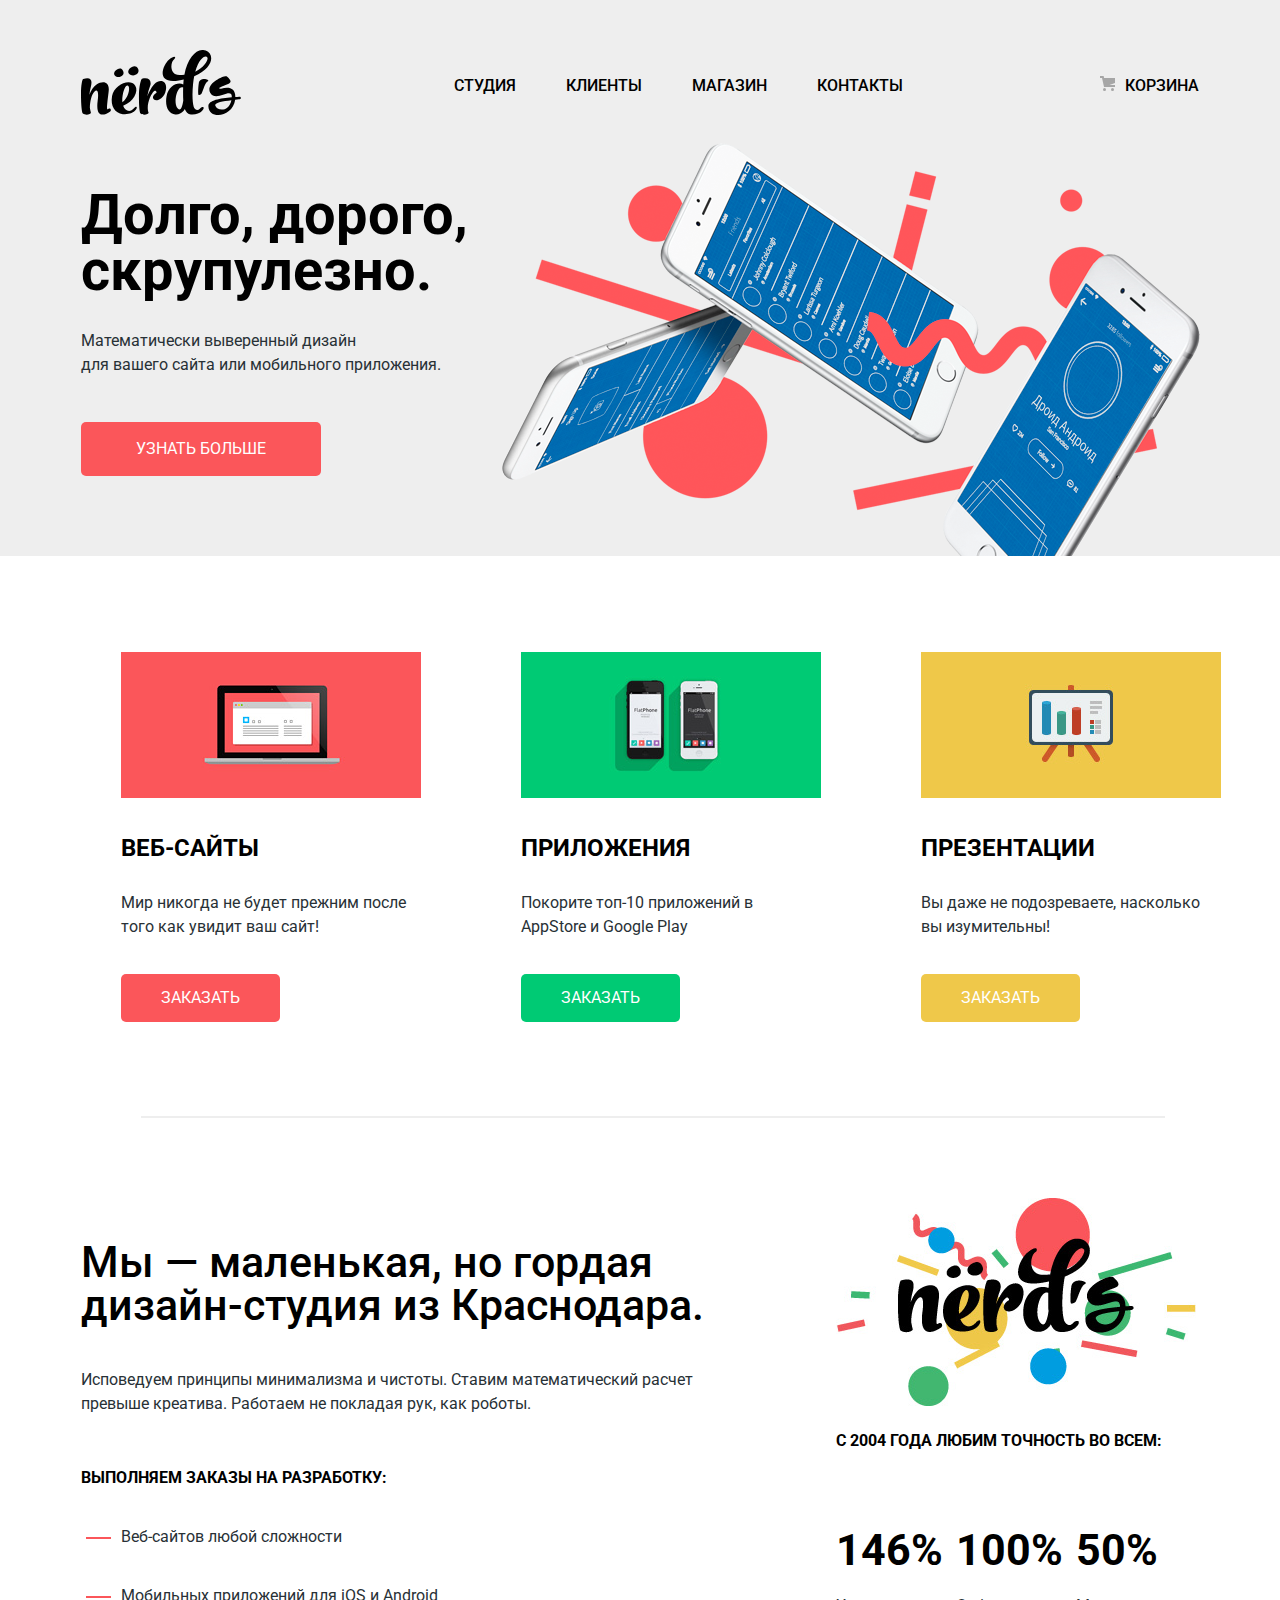
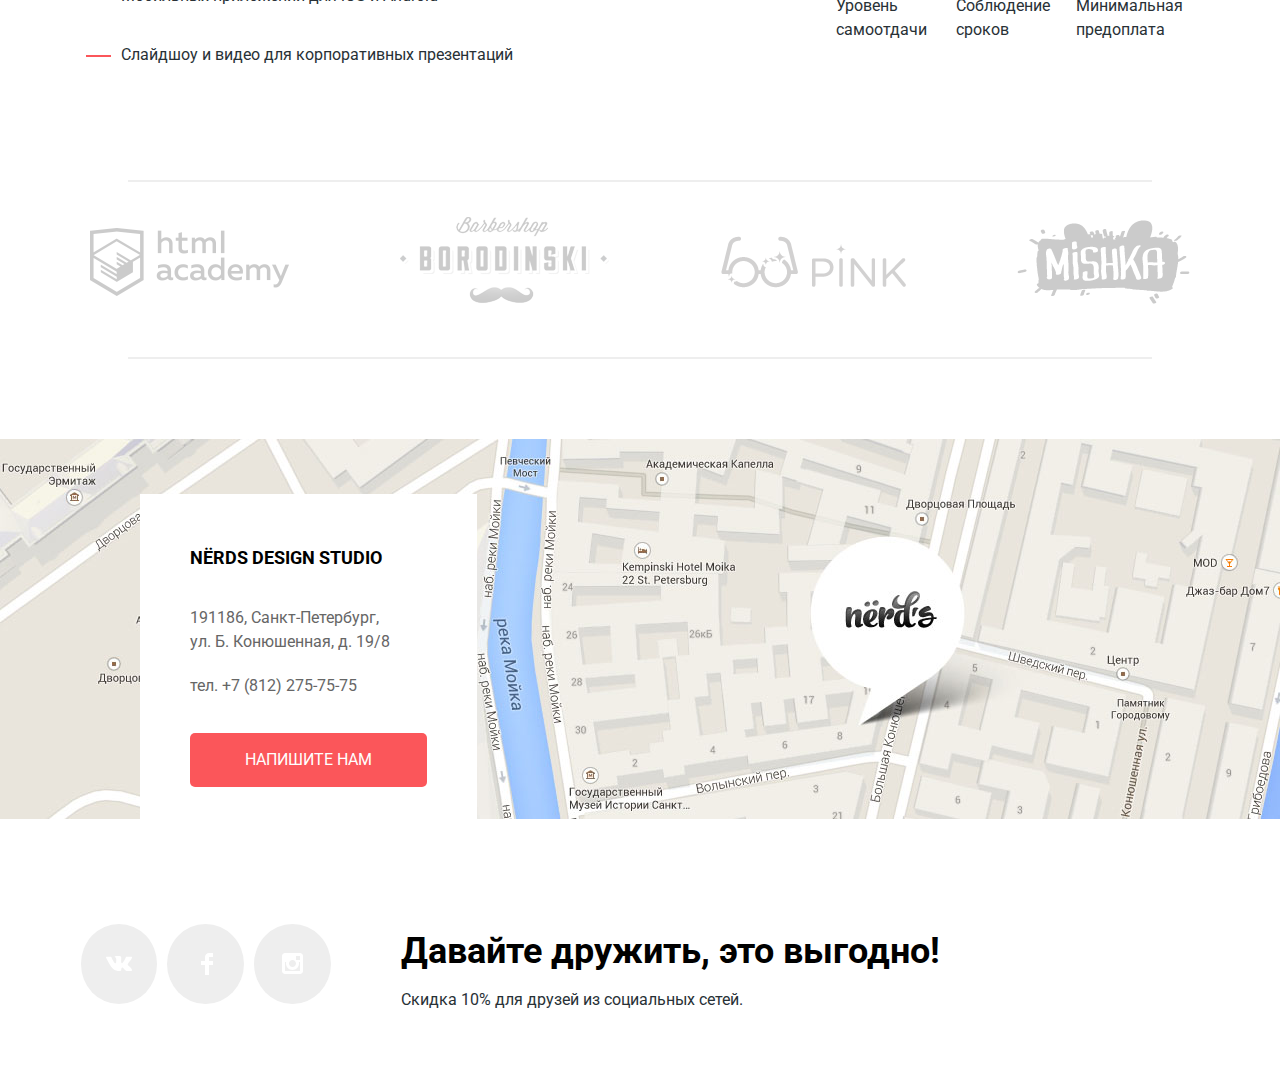
<file: index.html>
<!DOCTYPE html>
<html lang="en">

<head>
    <meta charset="UTF-8">
    <meta name="viewport" content="width=device-width, initial-scale=1.0">
    <link rel="stylesheet" href="css/style.css">
    <link href="https://fonts.googleapis.com/css2?family=Roboto:wght@400;500;700&display=swap" rel="stylesheet">
    <title>Дизайн студия Нёрдс</title>
</head>

<body>
    <div class="page main-page">


        <!-- Header -->

        <header class="main-header">
            <div class="container">
                <div class="header-logo">
                    <a class="logo-link" href="index.html"><img class="logo-content" src="img/svg/header-logo.svg"
                            alt=""></a>
                </div>

                <nav class="main-nav">
                    <ul class="nav-list">
                        <li class="nav-item"> <a class="nav-link" href="#">Студия</a></li>
                        <li class="nav-item"> <a class="nav-link" href="#">Клиенты</a></li>
                        <li class="nav-item"> <a class="nav-link" href="catalog.html">Магазин</a></li>
                        <li class="nav-item"> <a class="nav-link" href="#">Контакты</a></li>
                    </ul>
                </nav>

                <div class="user-menu">
                    <a class="user-link" href="#">Корзина</a>
                </div>

            </div> <!-- /container -->

        </header>


        <!-- Slider -->
        <div class="slider">
            <div class="container">

                <div class="slider-text">
                    <p class="slider-title">
                        Долго, дорого, скрупулезно.
                    </p>

                    <p class="slider-subtitle">
                        Математически выверенный дизайн<br> для вашего сайта или мобильного приложения.
                    </p>

                    <a class="btn" href="catalog.html">Узнать больше</a>
                </div>

                <img class="slider-image" src="img/slide1.png">
            </div> <!-- /container -->
        </div> <!-- /slider -->


        <!-- Products -->
        <section class="products">
            <h2 class="visually-hidden">Наши продукты</h2>
            <div class="container">
                <ul class="products-list">
                    <li class="products-item">
                        <img class="products-img" src="img/illustration-1.png" alt="">
                        <h3 class="product-title">Веб-сайты</h3>
                        <p class="product-subtitle">Мир никогда не будет прежним после того как увидит ваш сайт!</p>
                        <a class="btn product-btn" href="#">Заказать</a>
                    </li>

                    <li class="products-item">
                        <img class="products-img" src="img/illustration-2.png" alt="">
                        <h3 class="product-title">Приложения</h3>
                        <p class="product-subtitle">Покорите топ-10 приложений в AppStore и Google Play</p>
                        <a class="btn product-btn product-btn-green" href="#">Заказать</a>
                    </li>

                    <li class="products-item">
                        <img class="products-img" src="img/illustration-3.png" alt="">
                        <h3 class="product-title">Презентации</h3>
                        <p class="product-subtitle">Вы даже не подозреваете, насколько вы изумительны!</p>
                        <a class="btn product-btn product-btn-yellow" href="#">Заказать</a>
                    </li>

                </ul>
            </div>  <!-- /container -->
        </section> <!-- /products -->


        <!-- About -->
        <section class="about">
            <div class="container">

                <h2 class="visually-hidden">О нас</h2>
                <div class="left-column">
                    <p class="about-title">Мы — маленькая, но гордая дизайн-студия из Краснодара.</p>
                    <p class="about-subtitle">Исповедуем принципы минимализма и чистоты. Ставим математический расчет
                        превыше креатива. Работаем не покладая рук, как роботы.</p>
                    <p class="list-title">Выполняем заказы на разработку:</p>
                    <ul class="about-list">
                        <li class="list-item">Веб-сайтов любой сложности</li>
                        <li class="list-item">Мобильных приложений для iOS и Android</li>
                        <li class="list-item">Слайдшоу и видео для корпоративных презентаций</li>
                    </ul>
                </div> <!-- / left-column -->

                <div class="rigth-column">
                    <img src="img/nerds-illustration.png" alt="">
                    <p class="right-column-title">с 2004 года Любим точность во всем:</p>
                    <div class="right-column-flex">
                        <div class="right-column-item">
                            <p class="right-column-percent">146<span class="percent">%</span></p>
                            <p class="right-column-text">Уровень самоотдачи</p>
                        </div>

                        <div class="right-column-item">
                            <p class="right-column-percent">100<span class="percent">%</span></p>
                            <p class="right-column-text">Соблюдение сроков</p>
                        </div>

                        <div class="right-column-item">
                            <p class="right-column-percent">50<span class="percent">%</span></p>
                            <p class="right-column-text">Минимальная предоплата</p>
                        </div>
                    </div>
                </div> <!-- / right-column -->

            </div> <!-- / container -->
        </section> <!-- / about -->


        <!-- Partners -->
        <section class="partners">
            <h2 class="visually-hidden">Наши партнёры</h2>
            <div class="container">
                <div class="partners-item"><a class="partners-link" href="#"><img class="partners-logo" src="img/logo-1.png" alt=""></a></div>
                <div class="partners-item"><a class="partners-link" href="#"><img class="partners-logo" src="img/logo-2.png" alt=""></a></div>
                <div class="partners-item"><a class="partners-link" href="#"><img class="partners-logo" src="img/logo-3.png" alt=""></a></div>
                <div class="partners-item"><a class="partners-link" href="#"><img class="partners-logo" src="img/logo-4.png" alt=""></a></div>
            </div>
        </section>


    </div> <!-- /page -->

    <footer class="main-footer">

        
        <!-- Modal -->
        <div class="popaps">

            <div class="modal-map">
                <img class="modal-map-img" src="img/map.jpg" alt="">
                <script class="script" type="text/javascript" charset="utf-8" async
                    src="https://api-maps.yandex.ru/services/constructor/1.0/js/?um=constructor%3A4cca43b505d388bc6bf433c1f1ba45a8e33789dd7a875e8c79e1adbceae7cd82&amp;width=100%25&amp;height=415&amp;lang=ru_RU&amp;scroll=false"></script>
            </div>
            <div class="modal-adress">
                <h2 class="adress-title">NЁRDS DESIGN STUDIO</h2>
                <address class="adress-text">191186, Санкт-Петербург,<br>ул. Б. Конюшенная, д. 19/8</address>
                <address class="adress-phone">тел. <a class="phone-link" href="tel:+78122757575">+7 (812) 275-75-75</a>
                </address>
                <a class="btn modal-btn" href="#">Напишите нам</a>
            </div>
        </div> <!-- / popaps -->

        <div class="container">
            <div class="social">
                <a class="social-link" href="https://vk.com"> <svg class="social-icon social-icon-vk" version="1.1"
                        id="Layer_1" xmlns="http://www.w3.org/2000/svg" xmlns:xlink="http://www.w3.org/1999/xlink"
                        x="0px" y="0px" width="26px" height="15px" viewBox="0 0 26 15" enable-background="new 0 0 26 15"
                        xml:space="preserve">
                        <path fill="#FFFFFF" fill-opacity="1" d="M16.138,11.51c0.956-0.309,2.18,2.04,3.483,2.939c0.978,0.681,1.727,0.534,1.727,0.534l3.473-0.05
               c0,0,1.815-0.112,0.957-1.554c-0.071-0.12-0.503-1.069-2.585-3.022c-2.177-2.043-1.882-1.712,0.739-5.244
               c1.597-2.153,2.236-3.468,2.036-4.028c-0.192-0.539-1.365-0.399-1.365-0.399L20.69,0.713c-0.381,0.001-0.704,0.119-0.851,0.515
               c-0.003,0.004-0.621,1.666-1.445,3.079c-1.741,2.989-2.436,3.148-2.724,2.961c-0.661-0.433-0.494-1.737-0.494-2.664
               c0-2.897,0.432-4.105-0.846-4.417c-0.427-0.104-0.739-0.172-1.828-0.182c-1.392-0.021-2.574,0-3.244,0.329
               c-0.445,0.223-0.786,0.712-0.579,0.74c0.26,0.035,0.843,0.16,1.155,0.586c0.401,0.552,0.389,1.789,0.389,1.789
               s0.229,3.411-0.54,3.834c-0.528,0.29-1.25-0.302-2.803-3.016C6.087,2.879,5.488,1.345,5.488,1.345S5.372,1.06,5.162,0.904
               C4.912,0.719,4.562,0.66,4.562,0.66L0.848,0.684c0,0-0.558,0.016-0.763,0.262C-0.097,1.164,0.07,1.614,0.07,1.614
               s2.909,6.881,6.203,10.347c3.02,3.182,6.452,2.971,6.452,2.971h1.555c0,0,0.469-0.054,0.709-0.312
               c0.224-0.24,0.214-0.691,0.214-0.691S15.172,11.82,16.138,11.51z" />
                    </svg>
                </a>
                <a class="social-link" href="https://www.facebook.com"> <svg class="social-icon social-icon-fb"
                        version="1.1" id="Layer_2" xmlns="http://www.w3.org/2000/svg"
                        xmlns:xlink="http://www.w3.org/1999/xlink" x="0px" y="0px" width="12px" height="22px"
                        viewBox="0 0 12 22" enable-background="new 0 0 12 22" xml:space="preserve">
                        <path fill="#FFFFFF" d="M12,4V0H8C5.791,0,4,1.791,4,4v4H0v4h4v10h4V12h4V8H8V4H12z" />
                    </svg>
                </a>
                <a class="social-link" href="https://www.instagram.com"> <svg class="social-icon social-icon-insta"
                        enable-background="new 0 0 21 21" height="21" viewBox="0 0 21 21" width="21"
                        xmlns="http://www.w3.org/2000/svg">
                        <path
                            d="m18 0h-15c-1.65 0-3 1.35-3 3v15c0 1.65 1.35 3 3 3h15c1.65 0 3-1.35 3-3v-15c0-1.65-1.35-3-3-3zm-7.5 7c1.93 0 3.5 1.57 3.5 3.5s-1.57 3.5-3.5 3.5-3.5-1.57-3.5-3.5 1.57-3.5 3.5-3.5zm7.5 11h-15v-9h1.181c-.114.482-.181.983-.181 1.5 0 3.59 2.91 6.5 6.5 6.5s6.5-2.91 6.5-6.5c0-.517-.066-1.018-.181-1.5h1.181zm0-11h-4v-4h4z"
                            fill="#fff" /></svg></a>
            </div> <!-- / social -->

            <div class="sale">
                <p class="sale-title">Давайте дружить, это выгодно!</p>
                <p class="sale-text">Скидка 10% для друзей из социальных сетей.</p>
            </div>
        </div> <!-- / container -->
    </footer>

</body>

</html>
</file>
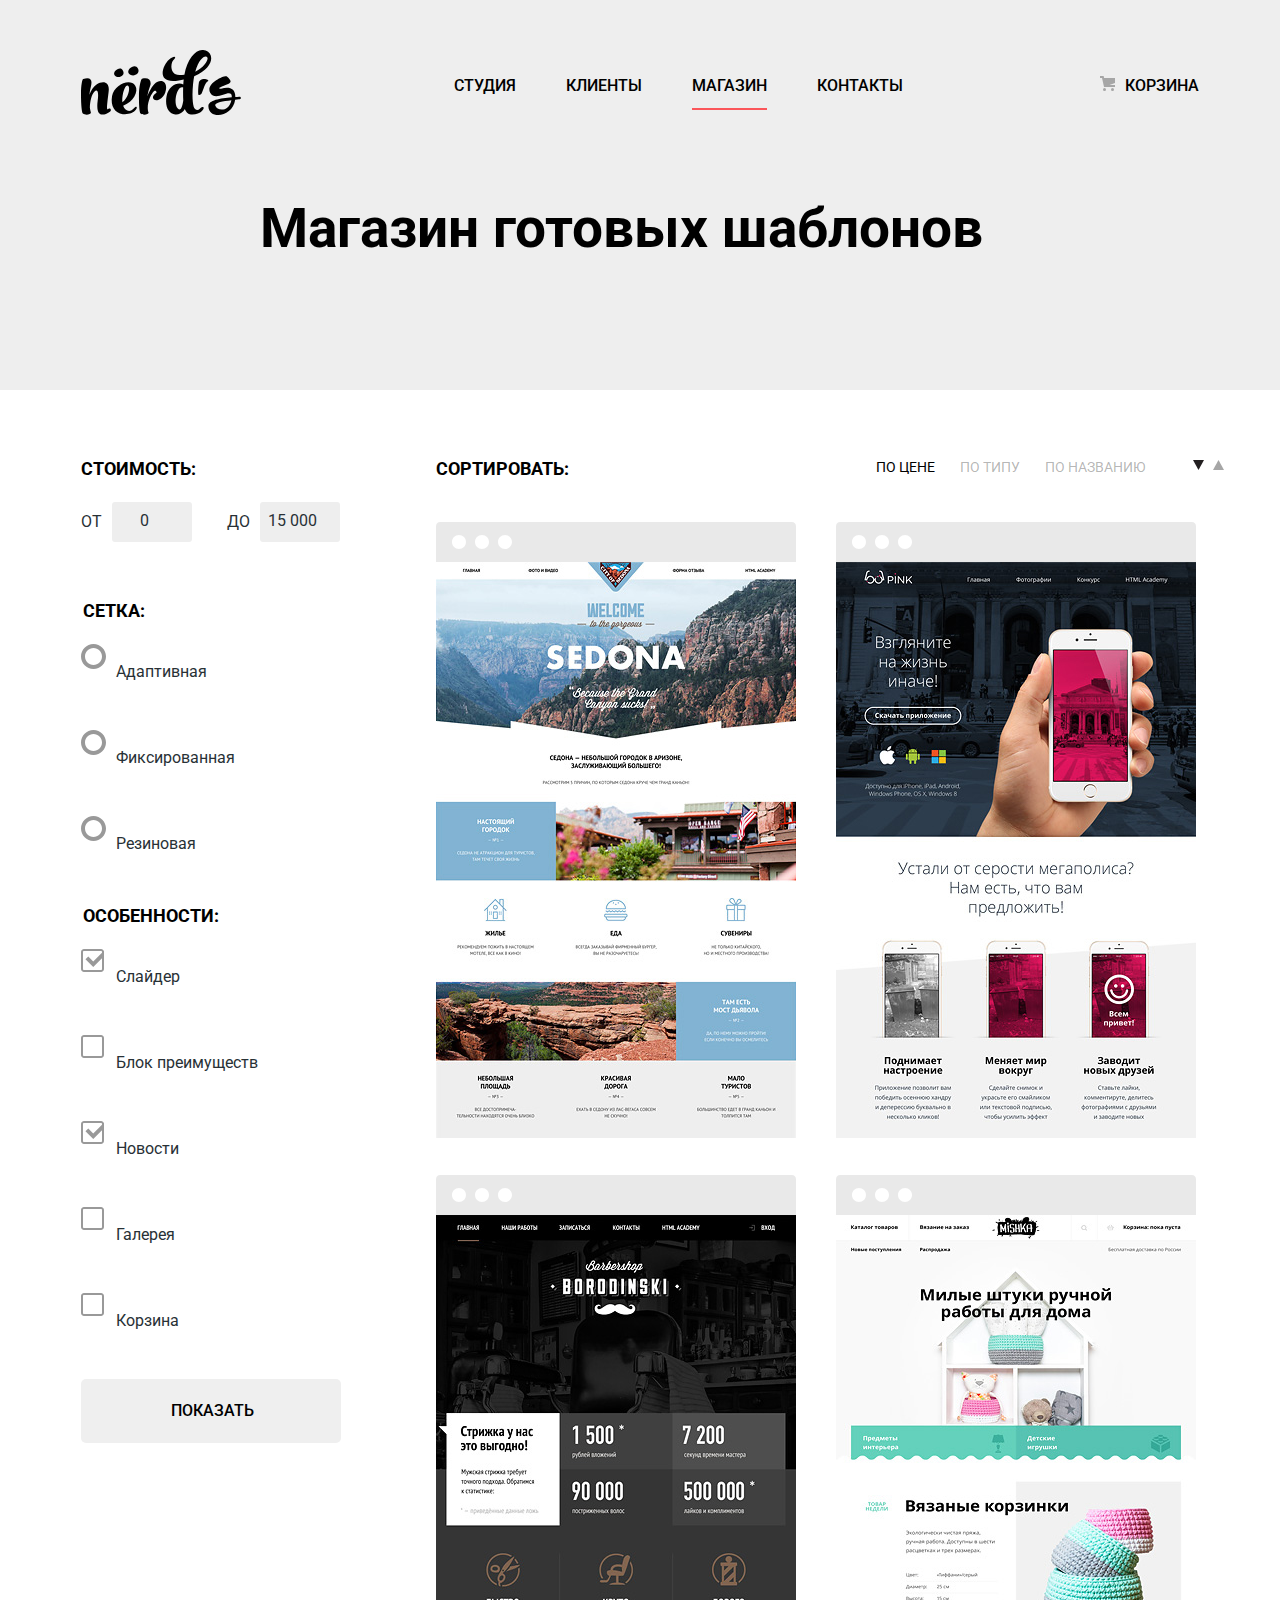
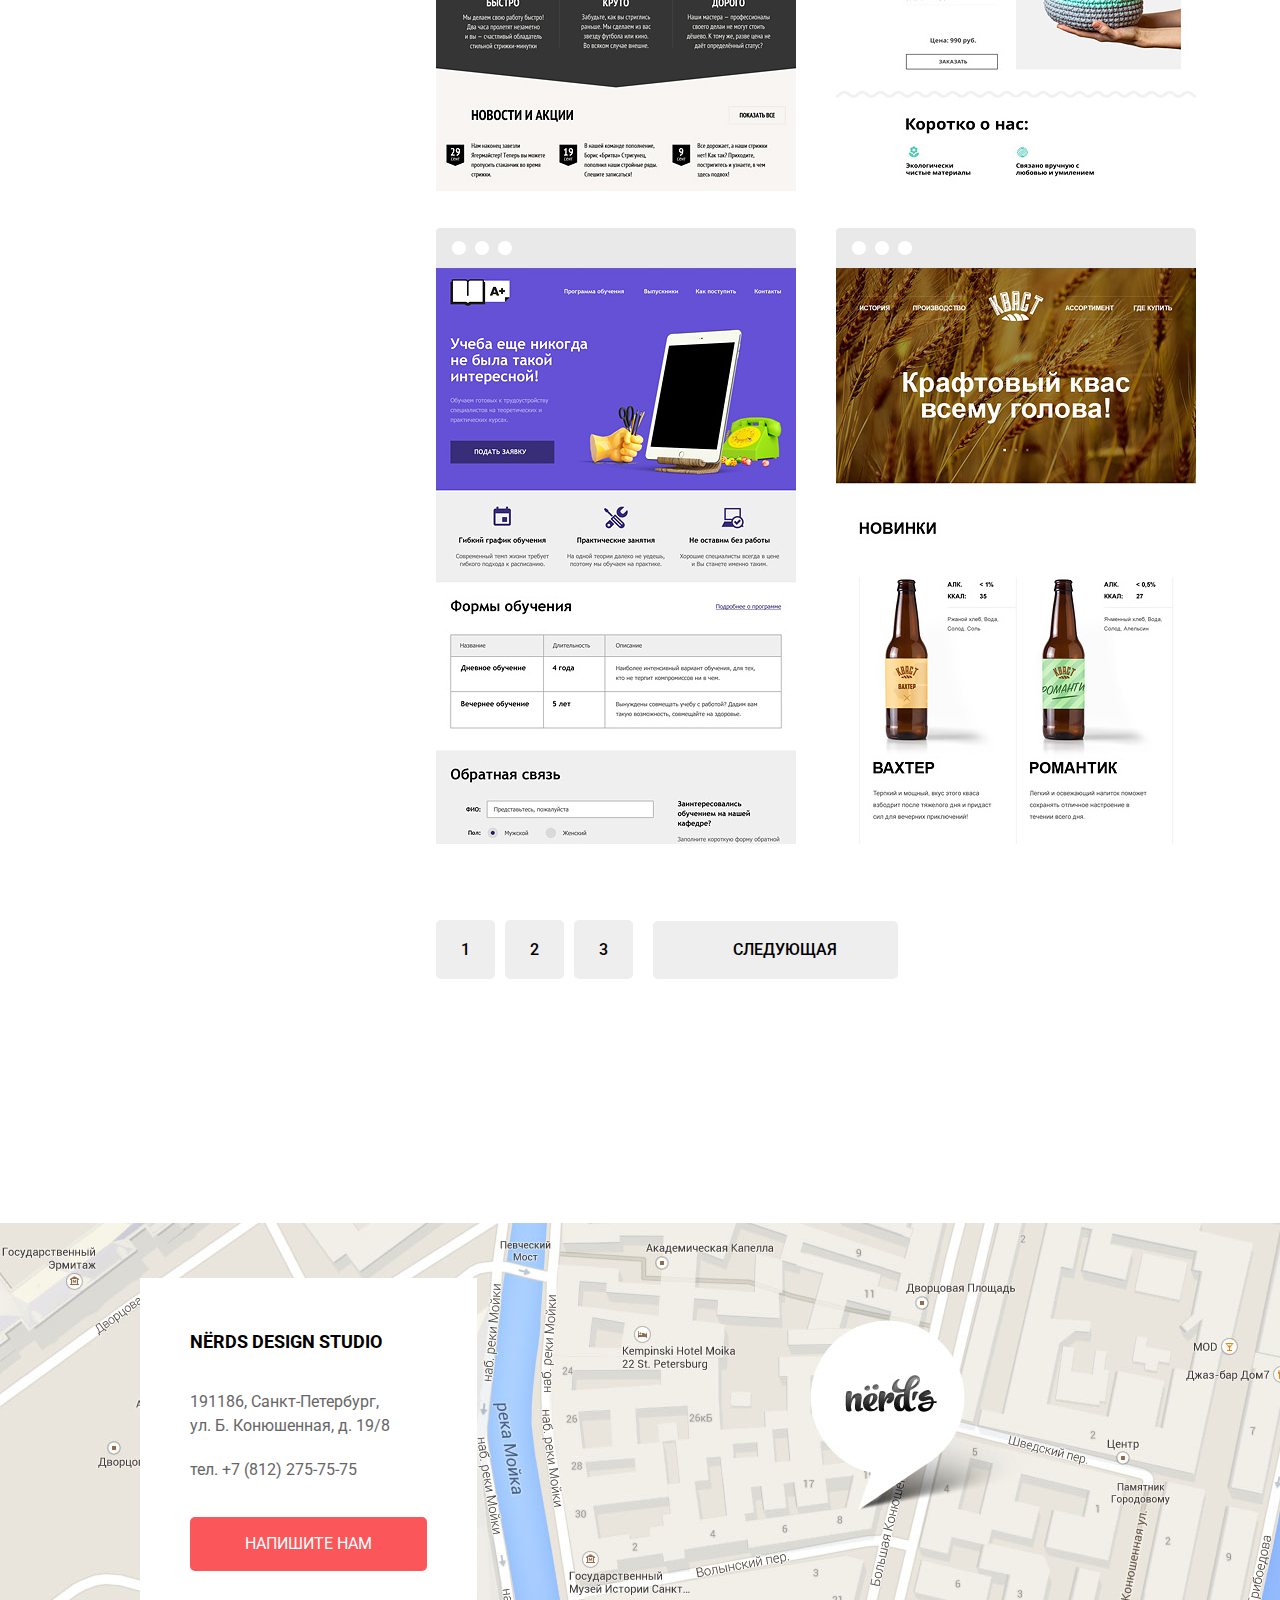
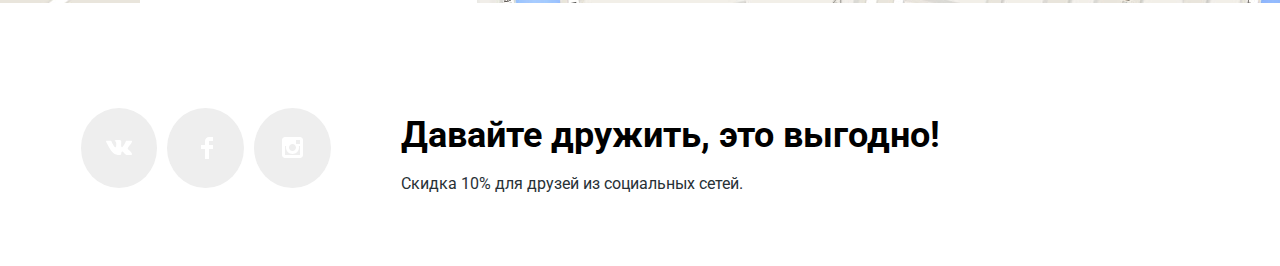
<file: catalog.html>
<!DOCTYPE html>
<html lang="en">

<head>
    <meta charset="UTF-8">
    <meta name="viewport" content="width=device-width, initial-scale=1.0">
    <link rel="stylesheet" href="css/style.css">
    <link href="https://fonts.googleapis.com/css2?family=Roboto:wght@400;500;700&display=swap" rel="stylesheet">
    <title>Дизайн студия Нёрдс</title>
</head>

<body>
    <div class="page inner-page">


        <!-- Header -->

        <header class="main-header">
            <div class="container">
                <div class="header-logo">
                    <a class="logo-link" href="index.html"><img class="logo-content" src="img/svg/header-logo.svg"
                            alt=""></a>
                </div>

                <nav class="main-nav">
                    <ul class="nav-list">
                        <li class="nav-item"> <a class="nav-link" href="#">Студия</a></li>
                        <li class="nav-item"> <a class="nav-link" href="#">Клиенты</a></li>
                        <li class="nav-item"> <a class="nav-link nav-link-current" href="#">Магазин</a></li>
                        <li class="nav-item"> <a class="nav-link" href="#">Контакты</a></li>
                    </ul>
                </nav>

                <div class="user-menu">
                    <a class="user-link" href="#">Корзина</a>
                </div>

            </div> <!-- /container -->

        </header>

        <main class="content">

            <div class="content-title-container">
                <h1 class="content-title-text">Магазин готовых шаблонов</h1>
            </div>

            <div class="container">
                <section class="filters">
                    <h2 class="visually-hidden">Фильтры</h2>

                    <div class="filter-feature">
                        <form class="filter-form" action="/" method="POST">

                            <div class="filter-price">
                                <h3 class="group-title">Стоимость:</h3>
                                <div class="group-price-input">
                                    <label class="price-label" for="price-from-input">от</label>
                                    <input class="price-input" id="price-from-input" type="number" placeholder="0">
                                    <label class="price-label" for="price-to-input">до</label>
                                    <input class="price-input" id="price-to-input" type="number" placeholder="15 000">
                                </div>
                            </div>

                            <fieldset class="group-input">
                                <legend class="group-title">СЕТКА:</legend>

                                <label class="radio-label" for="adaptive-layout">
                                    <input type="radio" name="layout" id="adaptive-layout" checked>
                                    <div>
                                        <svg width="25px" height="25px" viewBox="0 0 25 25"
                                            enable-background="new 0 0 25 25" xml:space="preserve">
                                            <path fill="#999999"
                                                d="M12.5,4c4.687,0,8.5,3.813,8.5,8.5c0,4.687-3.813,8.5-8.5,8.5C7.813,21,4,17.187,4,12.5C4,7.813,7.813,4,12.5,4 M12.5,0
                                        C5.597,0,0,5.597,0,12.5S5.597,25,12.5,25S25,19.403,25,12.5S19.403,0,12.5,0L12.5,0z" />
                                        </svg>
                                    </div><p>Адаптивная</p>
                                </label>

                                <label class="radio-label" for="adaptive-layout">
                                    <input type="radio" name="layout" id="adaptive-layout">
                                    <div>
                                        <svg width="25px" height="25px" viewBox="0 0 25 25"
                                            enable-background="new 0 0 25 25" xml:space="preserve">
                                            <path fill="#999999"
                                                d="M12.5,4c4.687,0,8.5,3.813,8.5,8.5c0,4.687-3.813,8.5-8.5,8.5C7.813,21,4,17.187,4,12.5C4,7.813,7.813,4,12.5,4 M12.5,0
                                            C5.597,0,0,5.597,0,12.5S5.597,25,12.5,25S25,19.403,25,12.5S19.403,0,12.5,0L12.5,0z" />
                                        </svg>
                                    </div><p>Фиксированная</p>
                                </label>


                                <label class="radio-label" for="adaptive-layout">
                                    <input type="radio" name="layout" id="adaptive-layout">
                                    <div>
                                        <svg width="25px" height="25px" viewBox="0 0 25 25"
                                            enable-background="new 0 0 25 25" xml:space="preserve">
                                            <path fill="#999999"
                                                d="M12.5,4c4.687,0,8.5,3.813,8.5,8.5c0,4.687-3.813,8.5-8.5,8.5C7.813,21,4,17.187,4,12.5C4,7.813,7.813,4,12.5,4 M12.5,0
                                            C5.597,0,0,5.597,0,12.5S5.597,25,12.5,25S25,19.403,25,12.5S19.403,0,12.5,0L12.5,0z" />
                                        </svg>
                                    </div><p>Резиновая</p> 
                                </label>
                            </fieldset>

                            <fieldset class="group-input">
                                <legend class="group-title">ОСОБЕННОСТИ:</legend>

                                <label class="checkbox-label" for="slider-input">
                                    <input type="checkbox" name="slider" id="slider-input" checked>
                                    <div>
                                        <svg width="23px" height="23px" viewBox="0 0 23 23"
                                            enable-background="new 0 0 23 23" xml:space="preserve">
                                            <polygon fill="#999999"
                                                points="7.285,7.486 4.456,10.315 12.239,18.098 26.171,4.166 23.343,1.337 12.239,12.439" />
                                            <path fill="#999999"
                                                d="M20,2c0.542,0,1,0.458,1,1v17c0,0.542-0.458,1-1,1H3c-0.542,0-1-0.458-1-1V3c0-0.542,0.458-1,1-1H20 M20,0H3
                                        C1.35,0,0,1.35,0,3v17c0,1.65,1.35,3,3,3h17c1.65,0,3-1.35,3-3V3C23,1.35,21.65,0,20,0L20,0z" />
                                        </svg>
                                    </div><p>Слайдер</p>
                                </label>

                                <label class="checkbox-label" for="slider-input">
                                    <input type="checkbox" name="slider" id="slider-input">
                                    <div>
                                        <svg width="23px" height="23px" viewBox="0 0 23 23"
                                            enable-background="new 0 0 23 23" xml:space="preserve">
                                            <polygon fill="#999999"
                                                points="7.285,7.486 4.456,10.315 12.239,18.098 26.171,4.166 23.343,1.337 12.239,12.439" />
                                            <path fill="#999999"
                                                d="M20,2c0.542,0,1,0.458,1,1v17c0,0.542-0.458,1-1,1H3c-0.542,0-1-0.458-1-1V3c0-0.542,0.458-1,1-1H20 M20,0H3
                                            C1.35,0,0,1.35,0,3v17c0,1.65,1.35,3,3,3h17c1.65,0,3-1.35,3-3V3C23,1.35,21.65,0,20,0L20,0z" />
                                        </svg></div><p>Блок преимуществ</p>
                                </label>

                                <label class="checkbox-label" for="slider-input">
                                    <input type="checkbox" name="slider" id="slider-input" checked>
                                    <div>
                                        <svg width="23px" height="23px" viewBox="0 0 23 23"
                                            enable-background="new 0 0 23 23" xml:space="preserve">
                                            <polygon fill="#999999"
                                                points="7.285,7.486 4.456,10.315 12.239,18.098 26.171,4.166 23.343,1.337 12.239,12.439" />
                                            <path fill="#999999"
                                                d="M20,2c0.542,0,1,0.458,1,1v17c0,0.542-0.458,1-1,1H3c-0.542,0-1-0.458-1-1V3c0-0.542,0.458-1,1-1H20 M20,0H3
                                            C1.35,0,0,1.35,0,3v17c0,1.65,1.35,3,3,3h17c1.65,0,3-1.35,3-3V3C23,1.35,21.65,0,20,0L20,0z" />
                                        </svg></div><p>Новости</p>
                                </label>

                                <label class="checkbox-label" for="slider-input">
                                    <input type="checkbox" name="slider" id="slider-input">
                                    <div>
                                        <svg width="23px" height="23px" viewBox="0 0 23 23"
                                            enable-background="new 0 0 23 23" xml:space="preserve">
                                            <polygon fill="#999999"
                                                points="7.285,7.486 4.456,10.315 12.239,18.098 26.171,4.166 23.343,1.337 12.239,12.439" />
                                            <path fill="#999999"
                                                d="M20,2c0.542,0,1,0.458,1,1v17c0,0.542-0.458,1-1,1H3c-0.542,0-1-0.458-1-1V3c0-0.542,0.458-1,1-1H20 M20,0H3
                                            C1.35,0,0,1.35,0,3v17c0,1.65,1.35,3,3,3h17c1.65,0,3-1.35,3-3V3C23,1.35,21.65,0,20,0L20,0z" />
                                        </svg></div><p>Галерея</p>
                                </label>

                                <label class="checkbox-label" for="slider-input">
                                    <input type="checkbox" name="slider" id="slider-input">
                                    <div>
                                        <svg width="23px" height="23px" viewBox="0 0 23 23"
                                            enable-background="new 0 0 23 23" xml:space="preserve">
                                            <polygon fill="#999999"
                                                points="7.285,7.486 4.456,10.315 12.239,18.098 26.171,4.166 23.343,1.337 12.239,12.439" />
                                            <path fill="#999999"
                                                d="M20,2c0.542,0,1,0.458,1,1v17c0,0.542-0.458,1-1,1H3c-0.542,0-1-0.458-1-1V3c0-0.542,0.458-1,1-1H20 M20,0H3
                                            C1.35,0,0,1.35,0,3v17c0,1.65,1.35,3,3,3h17c1.65,0,3-1.35,3-3V3C23,1.35,21.65,0,20,0L20,0z" />
                                        </svg>
                                    </div><p>Корзина</p>
                                </label>

                            </fieldset>
                            <input class="form-btn" type="submit" name="submit" value="ПОКАЗАТЬ">
                        </form>
                    </div> <!-- filter-feature -->

                </section> <!-- filters -->

                <section class="products">
                    <div class="products-filter">

                        <p class="products-filter-title">Сортировать:</p>

                        <ul class="products-filter-list">
                            <li class="products-filter-item"><a class="products-filter-link current-link" href="#">по
                                    цене</a></li>
                            <li class="products-filter-item"><a class="products-filter-link" href="#">по типу</a></li>
                            <li class="products-filter-item"><a class="products-filter-link" href="#">по названию</a>
                            </li>
                        </ul>
                    </div> <!-- products-filter -->

                    <div class="products-cards">

                        <div class="cards-container">
                            <div class="cards-image">
                                <object class="image-header" data="img/svg/browser.svg" type="image/svg+xml">
                                    <img src="img/svg/browser.svg" alt="">
                                </object>
                                <object class="image-header image-header-hover" data="img/svg/browser-hover.svg"
                                    type="image/svg+xml">
                                    <img src="img/svg/browser-hover.svg" alt="">
                                </object>

                                <img class="cards-image-content" src="img/sedona.jpg" alt="">
                            </div>

                            <div class="cards-description">
                                <h3 class="description-title">SEDONA</h3>
                                <p class="description-text">Информационный сайт<br>для туристов</p>
                                <a class="btn products-cards-btn" href="#">9 900 руб.</a>
                            </div>
                        </div>

                        <div class="cards-container">
                            <div class="cards-image">
                                <object class="image-header" data="img/svg/browser.svg" type="image/svg+xml">
                                    <img src="img/svg/browser.svg" alt="">
                                </object>
                                <object class="image-header image-header-hover" data="img/svg/browser-hover.svg"
                                    type="image/svg+xml">
                                    <img src="img/svg/browser-hover.svg" alt="">
                                </object>

                                <img class="cards-image-content" src="img/pink.jpg" alt="">
                            </div>

                            <div class="cards-description">
                                <h3 class="description-title">Pink App</h3>
                                <p class="description-text">Продуктовый лендинг<br>приложения для iOS и Android</p>
                                <a class="btn products-cards-btn" href="#">9 900 руб.</a>
                            </div>
                        </div>

                        <div class="cards-container">
                            <div class="cards-image">
                                <object class="image-header" data="img/svg/browser.svg" type="image/svg+xml">
                                    <img src="img/svg/browser.svg" alt="">
                                </object>
                                <object class="image-header image-header-hover" data="img/svg/browser-hover.svg"
                                    type="image/svg+xml">
                                    <img src="img/svg/browser-hover.svg" alt="">
                                </object>

                                <img class="cards-image-content" src="img/barbershop.jpg" alt="">
                            </div>

                            <div class="cards-description">
                                <h3 class="description-title">Barbershop</h3>
                                <p class="description-text">Сайт салона красоты.<br>Для мужчин, да.</p>
                                <a class="btn products-cards-btn" href="#">9 900 руб.</a>
                            </div>
                        </div>

                        <div class="cards-container">
                            <div class="cards-image">
                                <object class="image-header" data="img/svg/browser.svg" type="image/svg+xml">
                                    <img src="img/svg/browser.svg" alt="">
                                </object>
                                <object class="image-header image-header-hover" data="img/svg/browser-hover.svg"
                                    type="image/svg+xml">
                                    <img src="img/svg/browser-hover.svg" alt="">
                                </object>

                                <img class="cards-image-content" src="img/mishka.jpg" alt="">
                            </div>

                            <div class="cards-description">
                                <h3 class="description-title">MISHKA</h3>
                                <p class="description-text">Интернет-магазин<br>вязаных игрушек</p>
                                <a class="btn products-cards-btn" href="#">9 900 руб.</a>
                            </div>
                        </div>

                        <div class="cards-container">
                            <div class="cards-image">
                                <object class="image-header" data="img/svg/browser.svg" type="image/svg+xml">
                                    <img src="img/svg/browser.svg" alt="">
                                </object>
                                <object class="image-header image-header-hover" data="img/svg/browser-hover.svg"
                                    type="image/svg+xml">
                                    <img src="img/svg/browser-hover.svg" alt="">
                                </object>

                                <img class="cards-image-content" src="img/aplus.jpg" alt="">
                            </div>

                            <div class="cards-description">
                                <h3 class="description-title">A Plus</h3>
                                <p class="description-text">Лендинг курсов повышения<br>квалификации</p>
                                <a class="btn products-cards-btn" href="#">9 900 руб.</a>
                            </div>
                        </div>

                        <div class="cards-container">
                            <div class="cards-image">
                                <object class="image-header" data="img/svg/browser.svg" type="image/svg+xml">
                                    <img src="img/svg/browser.svg" alt="">
                                </object>
                                <object class="image-header image-header-hover" data="img/svg/browser-hover.svg"
                                    type="image/svg+xml">
                                    <img src="img/svg/browser-hover.svg" alt="">
                                </object>

                                <img class="cards-image-content" src="img/kvast.jpg.jpg" alt="">
                            </div>

                            <div class="cards-description">
                                <h3 class="description-title">КВАСТ</h3>
                                <p class="description-text">Промо-сайт производителя<br>крафтового кваса</p>
                                <a class="btn products-cards-btn" href="#">9 900 руб.</a>
                            </div>
                        </div>
                    </div>

                    <div class="pagination">
                        <ul class="pagination-list">
                            <li class="pagination-item"><a class="pagination-link" href="#">1</a></li>
                            <li class="pagination-item"><a class="pagination-link" href="#">2</a></li>
                            <li class="pagination-item"><a class="pagination-link" href="#">3</a></li>
                        </ul>
                        <a class="btn pagination-btn" href="#">Следующая</a>
                    </div>

            </div> <!-- products-cards -->

    </div> <!-- inner-page -->


    </section> <!-- products -->


    </div> <!-- / container -->

    </main>

    <footer class="main-footer">
        <!-- Modal -->
        <div class="popaps">

            <div class="modal-map">
                <img class="modal-map-img" src="img/map.jpg" alt="">
                <script class="script" type="text/javascript" charset="utf-8" async
                    src="https://api-maps.yandex.ru/services/constructor/1.0/js/?um=constructor%3A4cca43b505d388bc6bf433c1f1ba45a8e33789dd7a875e8c79e1adbceae7cd82&amp;width=100%25&amp;height=415&amp;lang=ru_RU&amp;scroll=false"></script>
            </div>
            <div class="modal-adress">
                <h2 class="adress-title">NЁRDS DESIGN STUDIO</h2>
                <address class="adress-text">191186, Санкт-Петербург,<br>ул. Б. Конюшенная, д. 19/8</address>
                <address class="adress-phone">тел. <a class="phone-link" href="tel:+78122757575">+7 (812)
                        275-75-75</a>
                </address>
                <a class="btn modal-btn" href="#">Напишите нам</a>
            </div>
        </div> <!-- / popaps -->

        <div class="container">
            <div class="social">
                <a class="social-link" href="https://vk.com"> <svg class="social-icon social-icon-vk" version="1.1"
                        id="Layer_1" xmlns="http://www.w3.org/2000/svg" xmlns:xlink="http://www.w3.org/1999/xlink"
                        x="0px" y="0px" width="26px" height="15px" viewBox="0 0 26 15" enable-background="new 0 0 26 15"
                        xml:space="preserve">
                        <path fill="#FFFFFF" fill-opacity="1" d="M16.138,11.51c0.956-0.309,2.18,2.04,3.483,2.939c0.978,0.681,1.727,0.534,1.727,0.534l3.473-0.05
           c0,0,1.815-0.112,0.957-1.554c-0.071-0.12-0.503-1.069-2.585-3.022c-2.177-2.043-1.882-1.712,0.739-5.244
           c1.597-2.153,2.236-3.468,2.036-4.028c-0.192-0.539-1.365-0.399-1.365-0.399L20.69,0.713c-0.381,0.001-0.704,0.119-0.851,0.515
           c-0.003,0.004-0.621,1.666-1.445,3.079c-1.741,2.989-2.436,3.148-2.724,2.961c-0.661-0.433-0.494-1.737-0.494-2.664
           c0-2.897,0.432-4.105-0.846-4.417c-0.427-0.104-0.739-0.172-1.828-0.182c-1.392-0.021-2.574,0-3.244,0.329
           c-0.445,0.223-0.786,0.712-0.579,0.74c0.26,0.035,0.843,0.16,1.155,0.586c0.401,0.552,0.389,1.789,0.389,1.789
           s0.229,3.411-0.54,3.834c-0.528,0.29-1.25-0.302-2.803-3.016C6.087,2.879,5.488,1.345,5.488,1.345S5.372,1.06,5.162,0.904
           C4.912,0.719,4.562,0.66,4.562,0.66L0.848,0.684c0,0-0.558,0.016-0.763,0.262C-0.097,1.164,0.07,1.614,0.07,1.614
           s2.909,6.881,6.203,10.347c3.02,3.182,6.452,2.971,6.452,2.971h1.555c0,0,0.469-0.054,0.709-0.312
           c0.224-0.24,0.214-0.691,0.214-0.691S15.172,11.82,16.138,11.51z" />
                    </svg>
                </a>
                <a class="social-link" href="https://www.facebook.com"> <svg class="social-icon social-icon-fb"
                        version="1.1" id="Layer_2" xmlns="http://www.w3.org/2000/svg"
                        xmlns:xlink="http://www.w3.org/1999/xlink" x="0px" y="0px" width="12px" height="22px"
                        viewBox="0 0 12 22" enable-background="new 0 0 12 22" xml:space="preserve">
                        <path fill="#FFFFFF" d="M12,4V0H8C5.791,0,4,1.791,4,4v4H0v4h4v10h4V12h4V8H8V4H12z" />
                    </svg>
                </a>
                <a class="social-link" href="https://www.instagram.com"> <svg class="social-icon social-icon-insta"
                        enable-background="new 0 0 21 21" height="21" viewBox="0 0 21 21" width="21"
                        xmlns="http://www.w3.org/2000/svg">
                        <path
                            d="m18 0h-15c-1.65 0-3 1.35-3 3v15c0 1.65 1.35 3 3 3h15c1.65 0 3-1.35 3-3v-15c0-1.65-1.35-3-3-3zm-7.5 7c1.93 0 3.5 1.57 3.5 3.5s-1.57 3.5-3.5 3.5-3.5-1.57-3.5-3.5 1.57-3.5 3.5-3.5zm7.5 11h-15v-9h1.181c-.114.482-.181.983-.181 1.5 0 3.59 2.91 6.5 6.5 6.5s6.5-2.91 6.5-6.5c0-.517-.066-1.018-.181-1.5h1.181zm0-11h-4v-4h4z"
                            fill="#fff" /></svg></a>
            </div> <!-- / social -->

            <div class="sale">
                <p class="sale-title">Давайте дружить, это выгодно!</p>
                <p class="sale-text">Скидка 10% для друзей из социальных сетей.</p>
            </div>
        </div> <!-- / container -->
    </footer>

</body>

</html>
</file>
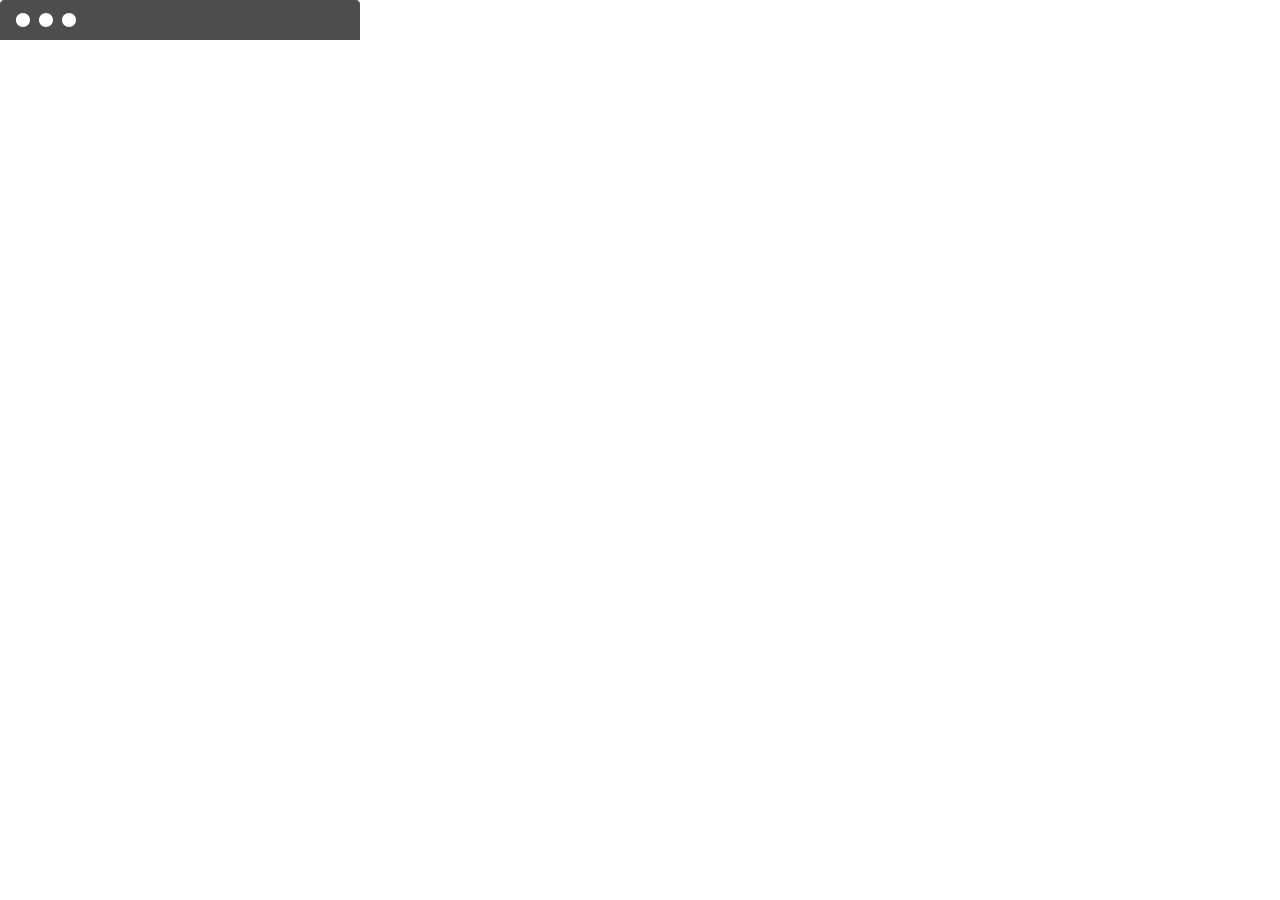
<file: svg test.html>
<!DOCTYPE html>
<html lang="en">
<head>
    <meta charset="UTF-8">
    <meta name="viewport" content="width=device-width, initial-scale=1.0">
    <link rel="stylesheet" href="css/style.css">
    <title>Document</title>
</head>
<body>
<svg class="test-svg" version="1.1" id="Layer_1" xmlns="http://www.w3.org/2000/svg" xmlns:xlink="http://www.w3.org/1999/xlink" x="0px" y="0px"
	 width="360px" height="40px" viewBox="0 0 360 40" enable-background="new 0 0 360 40" xml:space="preserve">
<path fill="#4D4D4D" fill-opacity="1" d="M356,0H4C1.8,0,0,1.8,0,4v16v20h360V4C360,1.8,358.2,0,356,0z M22.991,27c-3.866,0-7-3.134-7-7s3.134-7,7-7
	s7,3.134,7,7S26.857,27,22.991,27z M46.002,27c-3.866,0-7-3.134-7-7s3.134-7,7-7s7,3.134,7,7S49.868,27,46.002,27z M69.013,27
	c-3.866,0-7-3.134-7-7s3.134-7,7-7s7,3.134,7,7S72.879,27,69.013,27z"/>
</svg>

</body>
</html>
</file>
<file: css/style.css>
html {
        font-size: 16px;
    }

    *, *::before, *::after {
        box-sizing: border-box;
    }

    body {
        margin: 0;
        font-family: 'Roboto', sans-serif;
        font-size: 1rem;
        line-height: 1.5;
        color: #283136;
    }

    h1, h2, h3, h4, h5, h6 {
        margin: 0;
    }

    a {
        text-decoration: none;
    }

    image {
        width: 100%;
        height: auto;
    }

    .visually-hidden {
        position: absolute !important;
        clip: rect(1px 1px 1px 1px);
        /* IE6, IE7 */
        clip: rect(1px, 1px, 1px, 1px);
        padding: 0 !important;
        border: 0 !important;
        height: 1px !important;
        width: 1px !important;
        overflow: hidden;
    }

    .container {
        width: 100%;
        max-width: 1160px;
        margin: 0 auto;
        padding: 0 1.3rem;
    }

    /* Header
    =================================== */

    .main-header {
        padding-top: 50px;
        padding-bottom: 65px;
        background-color: #eeeeee;
    }

    .main-header .container {
        display: flex;
        justify-content: space-between;
        align-items: center;
    }

    .logo-link:hover, .logo-link:focus {
        outline: none;
    }

    .logo-link:hover .logo-content, .logo-link:focus .logo-content {
        opacity: 0.6;
        outline: none;
    }

    .logo-link:active {
        opacity: 0.3;
    }

    /* Navigation
    =================================== */

    .nav-list {
        display: flex;
        list-style: none;
    }

    .nav-item {
        margin-right: 50px;
    }

    .nav-link, .user-link {
        font-weight: 500;
        color: #000;
        text-transform: uppercase;
    }

    .user-link {
        position: relative;
        font-weight: 500;
        color: #000;
        text-transform: uppercase;
    }

    .user-link::before {
        position: absolute;
        top: 0;
        left: -25px;
        content: '';
        width: 15px;
        height: 15px;
        background-image: url('../img/svg/cart-icon.svg');
    }

    .nav-link:hover, .nav-link:focus, .user-link:hover, .user-link:focus {
        color: #fb565a;
        outline: none;
    }

    .nav-link:active, .user-link:active {
        color: rgba(0, 0, 0, 0.3)
    }

    .nav-link-current {
        position: relative;
    }

    .nav-link-current::after {
        position: absolute;
        left: 0;
        bottom: -15px;

        content: "";

        width: 75px;
        height: 2px;

        background-color: #fb565a;
    }

    /* Slider
    =================================== */

    .slider {
        margin-bottom: 80px;
        background-color: #eeeeee;
    }

    .slider .container {
        position: relative;
        display: flex;
    }

    .slider-text {
        max-width: 390px;
    }

    .slider-title {
        margin: 0 0 30px 0;
        color: #000;
        font-size: 3.5rem;
        line-height: 3.5rem;
        font-weight: bold;
    }

    .slider-subtitle {
        margin-bottom: 45px;
        color: #283136;
    }

    .btn {
        display: inline-block;
        max-width: 245px;
        margin-bottom: 80px;
        padding: 15px 55px;
        border: none;
        border-radius: 5px;
        font-size: inherit;
        color: #fff;
        text-transform: uppercase;
        text-align: center;
        background-color: #fb565a;
    }

    .btn:hover, .btn:focus {
        background-color: #e74246;
        outline: none;
    }

    .btn:active {
        background-color: #d7373b;
        color: rgba(255, 255, 255, 0.3);
        box-shadow: inset 0 3px rgba(0, 0, 0, 0.1);
    }

    .slider-image {
        position: absolute;
        bottom: 0;
        right: 20px;
    }

    /* Products
    =================================== */

    .products {
        position: relative;
        margin-bottom: 160px;
    }

    .main-page .products::after {
        position: absolute;
        left: 11%;
        bottom: -80px;
        content: "";
        width: 80%;
        height: 2px;
        background-color: #eeeeee;
    }

    .products-list {
        display: flex;
        justify-content: space-between;
    }

    .products-item {
        width: 100%;
        max-width: 300px;
        margin-right: 100px;
        list-style: none;
    }

    .products-img {
        margin-bottom: 25px;
    }

    .product-title {
        margin-bottom: 25px;
        font-size: 1.5rem;
        font-weight: bold;
        color: #000;
        text-transform: uppercase;
    }

    .product-subtitle {
        margin-bottom: 35px;
        color: #283136;
    }

    .product-btn {
        margin: 0;
        padding: 12px 40px;
    }

    .product-btn-green {
        background-color: #00ca74;
    }

    .product-btn-yellow {
        background-color: #efc84a;
    }

    .product-btn-green:hover, .product-btn-green:focus {
        background-color: #00bc6c;
        outline: none;
    }

    .product-btn-green:active {
        background-color: #00aa62;
        box-shadow: inset 0 3px #009958;
    }

    .product-btn-yellow:hover, .product-btn-yellow:focus {
        background-color: #eab534;
        outline: none;
    }

    .product-btn-yellow:active {
        background-color: #e5a722;
        box-shadow: inset 0 3px #ce961f;
    }

    /* About
    =================================== */

    .about {
        position: relative;
        margin-bottom: 115px;
    }

    .container {
        display: flex;
    }

    .about::after {
        position: absolute;
        left: 10%;
        bottom: -80px;
        content: "";
        width: 80%;
        height: 2px;
        background-color: #eeeeee;
    }

    .left-column {
        width: 100%;
        max-width: 660px;
        margin-right: 95px;
    }

    .about-title {
        margin-bottom: 40px;
        color: #000;
        font-size: 2.7rem;
        line-height: 2.7rem;
        font-weight: 500;
    }

    .about-subtitle {
        margin-bottom: 50px;
        color: #283136;
    }

    .list-title {
        margin-bottom: 35px;
        color: #000;
        font-weight: 700;
        text-transform: uppercase;
    }

    .list-item {
        position: relative;
        margin-bottom: 35px;
        list-style: none;
    }

    .list-item::after {
        position: absolute;
        bottom: 10px;
        left: -35px;
        content: "";
        width: 25px;
        height: 2px;
        background-color: #fb565a;
    }

    .right-column-flex {
        display: flex;
    }

    .right-column-title {
        margin-bottom: 55px;
        color: #000;
        font-weight: 700;
        text-transform: uppercase;
    }

    .right-column-item {
        width: 100%;
        max-width: 120px;
    }

    .right-column-percent {
        font-size: 2.7rem;
        line-height: 0;
        color: #000;
        font-weight: 700;
    }

    /* Partners
    =================================== */

    .partners {
        position: relative;
        margin-bottom: 125px;
    }

    .partners::after {
        position: absolute;
        left: 10%;
        bottom: -45px;
        content: "";
        width: 80%;
        height: 2px;
        background-color: #eeeeee;
    }

    .partners .container {
        display: flex;
        justify-content: space-between;
        align-items: center;
        width: 100%;
        max-width: 1160px;
        padding: 0 30px;
    }

    .partners-item {
        max-width: 260px;
    }

    .partners-logo {
        opacity: 0.2;
    }

    .partners-link:hover, .partners-link:focus {
        outline: none;
    }

    .partners-link:hover .partners-logo, .partners-link:focus .partners-logo {
        opacity: 1;
    }

    .partners-link:active .partners-logo {
        opacity: 0.1;
    }

    /* Popaps
    =================================== */

    .popaps {
        position: relative;
    }

    .modal-map {
        width: 100%;
        min-height: 415px;
        margin-bottom: 70px;
    }

    .modal-map-img {
        position: absolute;
        top: 0;
        left: 0;
        width: 100%;
        max-height: 415px;
    }

    .modal-adress {
        position: absolute;
        top: 55px;
        left: 140px;
        padding: 50px;
        background-color: #fff;
    }

    .adress-title {
        margin-bottom: 35px;
        color: #000;
        font-size: 1.125rem;
    }

    .adress-text {
        margin-bottom: 20px;
        font-style: normal;
        color: #666666;
    }

    .adress-phone {
        margin-bottom: 35px;
        font-style: normal;
        color: #666666;
    }

    .phone-link {
        font-family: 'Roboto', sans-serif;
        font-size: 1rem;
        color: #666666;
    }

    .phone-link:hover, .phone-link:focus {
        color: #000;
    }

    .modal-btn {
        margin: 0;
    }

    /* Footer
    =================================== */

    .main-footer .container {
        display: flex;
        margin-top: 70px;
        margin-bottom: 70px;
    }

    .social {
        display: flex;
        width: 100%;
        max-width: 260px;
        margin-right: 60px;
    }

    .social-link {
        position: relative;
        width: 80px;
        height: 80px;
        margin-right: 10px;
        background-color: #eeeeee;
        border-radius: 50%;
        text-align: center;
        vertical-align: middle;
    }

    .social-icon {
        position: absolute;
        top: 50%;
        left: 50%;
        margin-top: -7.5px;
        margin-left: -13px;
    }

    .social-icon-vk {
        margin-top: -7.5px;
        margin-left: -13px;
    }

    .social-icon-fb {
        margin-top: -11px;
        margin-left: -5px;
    }

    .social-icon-insta {
        margin-top: -10.5px;
        margin-left: -10.5px;
    }

    .social-link:hover, .social-link:focus {
        background-color: #e74246;
        outline: none;
    }

    .social-link:active {
        box-shadow: inset 0 3px #c13135;
    }

    .social-link:active path {
        fill-opacity: 0.3;
    }

    .sale {
        max-width: 560px;
    }

    .sale-title {
        margin: 0 0 10px 0;
        font-size: 2.25rem;
        font-weight: bold;
        color: #000;
    }

    .sale-text {
        margin: 0;
    }

    /* Стили для страницы каталога
    =================================== */

    /* Content-title
    =================================== */

    .content-title-container {
        width: 100%;
        margin-bottom: 65px;
        background-color: #eeeeee;
    }

    .content-title-text {
        width: 100%;
        max-width: 760px;
        margin: 0 auto;
        padding-bottom: 120px;
        font-size: 3.45rem;
        font-weight: bold;
        color: #000;
    }

    /* filter-feature
    =================================== */

    .filter-feature {
        margin-right: 90px;
    }

    .filter-form {
        text-align: left;
    }

    .group-input {
        display: flex;
        flex-direction: column;
        margin: 0;
        padding: 0;
        border: none;
    }

    .group-title {
        font-size: 1.125rem;
        font-weight: bold;
        color: #000;
        text-transform: uppercase;
        margin-bottom: 20px;
    }

    .group-input .radio-label, .group-input .checkbox-label {
        position: relative;
        margin-bottom: 30px;
        cursor: pointer;
    }

    .group-input input[type="checkbox"], .group-input input[type="radio"] {
        display: none;
    }

    .radio-label {
        padding-left: 35px;
    }

    .radio-label svg{
        position: absolute;
        top: 0;
        left: 0;
        width: 25px;
        height: 25px;
    }

    .radio-label:hover path,
    .radio-label:focus path {
        fill: #4d4d4d;
        stroke: #4d4d4d ;
    }

    .checkbox-label {
        padding-left: 35px;
    }

    .checkbox-label svg {
        position: absolute;
        top: 0;
        left: 0;
        width: 23px;
        height: 23px;
    }

    .checkbox-label:hover path,
    .checkbox-label:focus path,
    .checkbox-label:hover polygon,
    .checkbox-label:focus polygon {
        fill: #4d4d4d;
        stroke: #4d4d4d ;
    }

    .checkbox-label polygon {
        display: none;
    }

    input:checked + div polygon {
        display: block;
    }

    .form-btn {
        font: inherit;
        display: inline-block;
        max-width: 260px;
        margin-bottom: 1380px;
        padding: 20px 90px;
        border: none;
        border-radius: 5px;
        font-size: inherit;
        font-weight: 500;
        color: #000;
        text-transform: uppercase;
        text-align: center;
    }

    .form-btn:hover, .form-btn:focus {
        outline: none;
        background-color: #dfdfdf;
    }

    .form-btn:active {
        color: rgba(0, 0, 0, 0.3);
        background-color: #d5d5d5;
        box-shadow: inset 0 3px rgba(0, 1, 1, 0.1);
    }

    /* products
    =================================== */

    .inner-page .products {
        width: 100%;
        max-width: 760px;
    }

    .products-filter {
        margin-bottom: 80px;
        display: flex;
        justify-content: space-between;
    }

    .products-filter-title {
        margin: 0;
        font-size: 1.125rem;
        font-weight: 700;
        color: #000;
        text-transform: uppercase;
    }

    .products-filter-list {
        display: flex;
        width: 100%;
        max-width: 360px;
        margin: 0;
        list-style: none;
    }

    .products-filter-item {
        margin-right: 25px;
    }

    .products-filter-link {
        width: 100%;
        min-width: 60px;
        font-size: 0.875rem;
        color: rgba(0, 0, 0, 0.3);
        text-transform: uppercase;
        white-space: nowrap;
    }

    .products-filter-link.current-link {
        color: #000;
    }

    .products-filter-link:hover,
    .products-filter-link:focus {
        color: rgba(0, 0, 0, 0.6);
    }

    .products-filter-link:active {
        color: #000;
    }

    .products-filter-item:hover .current-link,
    .products-filter-item:focus .current-link {
        color: #000;
    }


    .products-filter-item:last-child {
        position: relative;
        margin-right: 80px;
    }

    .products-filter-item:last-child::before {
        position: absolute;
        content: '';
        top: 5px;
        right: -58px;
        width: 11px;
        height: 10px;
        background-image: url('../img/svg/black-triangle.svg');
        transform: rotate(180deg);
    }

    .products-filter-item:last-child::after {
        position: absolute;
        content: '';
        top: 5px;
        right: -78px;
        width: 11px;
        height: 10px;
        background-image: url('../img/svg/grey-triangle.svg');
    }

    /* filter-price
    =================================== */

    .filter-price {
        width: 100%;
        max-width: 265px;
        margin-bottom: 55px;
    }

    .group-price-input {
        display: flex;
        align-items: center;
        margin: 0;
        padding: 0;
        border: 0;
    }

    .price-label {
        margin-right: 10px;
        font-size: 1rem;
        color: #283136;
        text-transform: uppercase;
    }

    .price-input {
        width: 80px;
        height: 40px;
        margin-right: 35px;
    }

    .price-input {
        border: none;
        border-radius: 3px;
        background-color: #eeeeee;
    }

    .price-input::placeholder {
        font-family: 'Roboto', sans-serif;
        font-size: 1rem;
        color: #283136;
        text-align: center;
    }

    .price-input:hover, .price-input:focus {
        background-color: #dfdfdf;
        outline: none;
    }

    /* products-cards
    =================================== */

    .products-cards {
        display: flex;
        flex-wrap: wrap;
        width: 100%;
        max-width: 760px;
        position: relative;
    }

    .cards-container {
        position: relative;

        margin-right: 40px;
        margin-bottom: 70px;
        max-width: 360px;
        width: 100%;
    }

    .cards-container:nth-child(even) {
        margin-right: 0;
    }

    .cards-image {
        position: relative;
    }

    .image-header {
        max-width: 360px;
        position: absolute;
        left: 0;
        top: -40px;
    }

    .image-header-hover {
        z-index: 1;
        display: none;
    }

    .cards-container:hover .cards-description, 
    .cards-container:focus .cards-description {
        display: block;
    }

    .cards-container:hover .image-header-hover,
    .cards-container:focus .image-header-hover {
        display: block;
    }

    .cards-description {
        position: absolute;
        bottom: 7px;
        left: 0;

        display: none;
        width: 360px;
        height: 230px;
        padding-top: 30px;
        background-color: #eee;
        text-align: center;
    }

    .description-title {
        margin-bottom: 20px;
    }

    .description-text {
        margin-bottom: 30px;
    }

    .products-cards-btn {
        width: 200px;
        height: 50px;
        margin-bottom: 40px;
    }


        /* pagination
    =================================== */


    .pagination {
        display: flex;
        align-items: center;
    }

    .pagination-list {
        display: flex;
        margin: 0;
        padding: 0;
        margin-right: 10px;


        list-style: none;
    }


    .pagination-link {
        margin-right: 10px;
        padding: 20px 25px;
        border-radius: 5px;

        background-color: #eee;

        color: #000;
        font-size: 1rem;
        font-weight: 500;
    }

    .pagination-link:hover,
    .pagination-link:focus {
        background-color: #dfdfdf;
    }   

    .pagination-link:active {
        color: rgba(0, 0, 0, 0.3);
        background-color: #d5d5d5;
        box-shadow: inset 0 3px #bfbfbf;
    }

    .pagination-btn {
        margin-bottom: 0;
        padding: 17px 80px;

        background-color: #eeeeee;

        color: #000;
        font-size: 1rem;
        font-weight: 500;
    }

    .pagination-btn:hover,
    .pagination-btn:focus {
        background-color: #dfdfdf;
    }

    .pagination-btn:active {
        color: rgba(0, 0, 0, 0.3);
        background-color: #d5d5d5;
        box-shadow: inset 0 3px #bfbfbf;
    }
</file>
